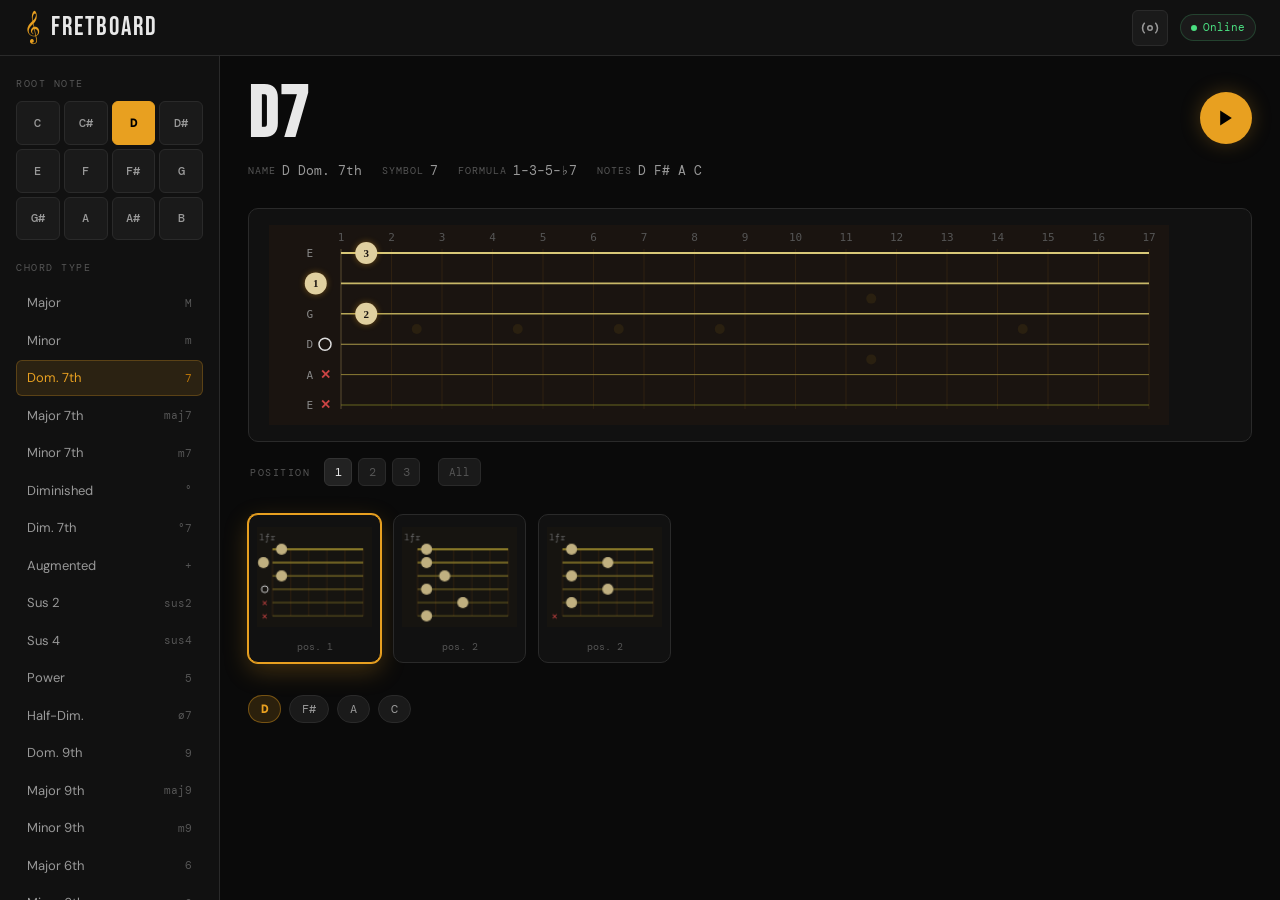
<file: index.html>
<!DOCTYPE html>
<html lang="en">
<head>
  <meta charset="UTF-8">
  <meta name="viewport" content="width=device-width, initial-scale=1.0">
  <title>Fretboard — Guitar Chord Library</title>
  <link rel="manifest" href="manifest.json">
  <meta name="theme-color" content="#0a0a0a">
  <link rel="preconnect" href="https://fonts.googleapis.com">
  <link href="https://fonts.googleapis.com/css2?family=Bebas+Neue&family=DM+Mono:wght@300;400;500&family=DM+Sans:wght@300;400;500;600&display=swap" rel="stylesheet">
  <link rel="stylesheet" href="style.css">
</head>
<body>
  <div id="app">
    <!-- Header -->
    <header class="site-header">
      <div class="header-inner">
        <div class="logo">
          <span class="logo-icon">𝄞</span>
          <span class="logo-text">Fretboard</span>
        </div>
        <div class="header-controls">
          <button class="btn-icon" id="toggleTuning" title="Tuning">
            <svg width="18" height="18" viewBox="0 0 24 24" fill="none" stroke="currentColor" stroke-width="2"><circle cx="12" cy="12" r="3"/><path d="M19.07 4.93a10 10 0 0 1 0 14.14"/><path d="M4.93 4.93a10 10 0 0 0 0 14.14"/></svg>
          </button>
          <div class="offline-badge" id="offlineBadge">
            <span class="dot"></span><span>Offline</span>
          </div>
        </div>
      </div>
    </header>

    <!-- Main layout -->
    <div class="main-layout">
      <!-- Sidebar -->
      <aside class="sidebar">
        <div class="sidebar-section">
          <div class="section-label">Root Note</div>
          <div class="note-grid" id="noteGrid"></div>
        </div>
        <div class="sidebar-section">
          <div class="section-label">Chord Type</div>
          <div class="type-list" id="typeList"></div>
        </div>
        <div class="sidebar-section">
          <div class="section-label">Voicing</div>
          <div class="voicing-selector" id="voicingSelector"></div>
        </div>
      </aside>

      <!-- Main content -->
      <main class="main-content">
        <!-- Chord header -->
        <div class="chord-header">
          <div class="chord-title-group">
            <h1 class="chord-name" id="chordName">D7</h1>
            <div class="chord-meta" id="chordMeta">
              <span class="meta-item"><span class="meta-label">Name</span><span class="meta-value" id="chordFullName">Dominant seventh</span></span>
              <span class="meta-item"><span class="meta-label">Symbol</span><span class="meta-value" id="chordSymbol">7</span></span>
              <span class="meta-item"><span class="meta-label">Formula</span><span class="meta-value" id="chordFormula">1–3–5–♭7</span></span>
              <span class="meta-item"><span class="meta-label">Notes</span><span class="meta-value" id="chordNotes">D F♯ A C</span></span>
            </div>
          </div>
          <button class="play-btn" id="playBtn" title="Play chord">
            <svg width="20" height="20" viewBox="0 0 24 24" fill="currentColor"><polygon points="5 3 19 12 5 21 5 3"/></svg>
          </button>
        </div>

        <!-- Fretboard diagram -->
        <div class="fretboard-wrap">
          <div class="fretboard-container">
            <canvas id="fretboard" width="900" height="200"></canvas>
          </div>
        </div>

        <!-- Position selector -->
        <div class="position-row">
          <span class="position-label">Position</span>
          <div class="position-dots" id="positionDots"></div>
          <button class="show-all-btn" id="showAllBtn" title="Show all positions">All</button>
        </div>

        <!-- Chord diagram grid -->
        <div class="diagram-section">
          <div class="diagram-grid" id="diagramGrid"></div>
        </div>

        <!-- Scale notes reference -->
        <div class="notes-reference" id="notesReference"></div>
      </main>
    </div>
  </div>

  <!-- Tuning panel -->
  <div class="tuning-panel" id="tuningPanel">
    <div class="panel-header">
      <span>Tuning</span>
      <button class="btn-close" id="closeTuning">✕</button>
    </div>
    <div class="tuning-options" id="tuningOptions"></div>
  </div>
  <div class="overlay" id="overlay"></div>

  <script src="chords-data.js"></script>
  <script src="app.js"></script>
  <script>
    if ('serviceWorker' in navigator) {
      window.addEventListener('load', () => {
        navigator.serviceWorker.register('sw.js').catch(() => {});
      });
    }
  </script>
</body>
</html>
</file>
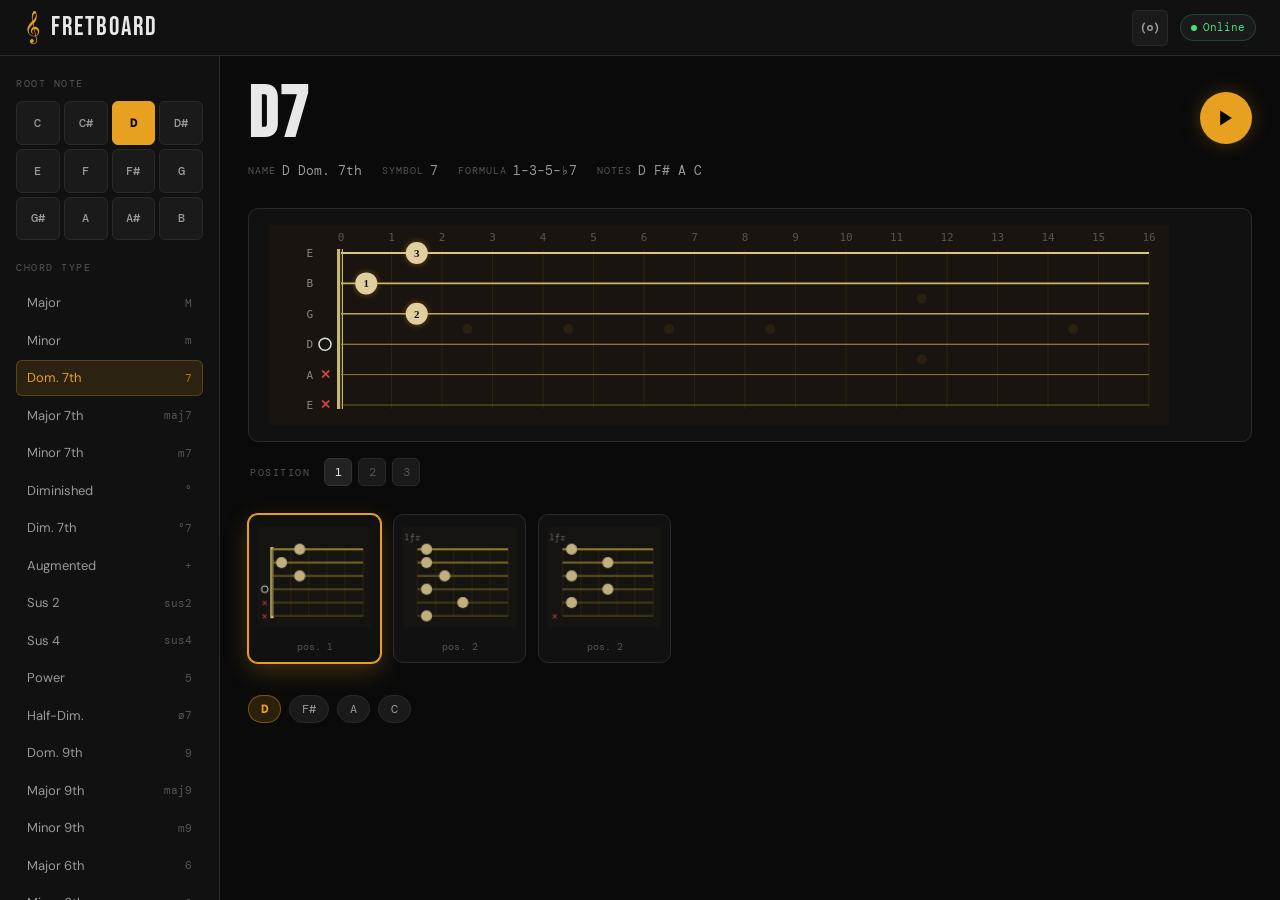
<file: guitar-chords-bundled.html>
<!DOCTYPE html>
<html lang="en">
<head>
  <meta charset="UTF-8">
  <meta name="viewport" content="width=device-width, initial-scale=1.0">
  <title>Fretboard — Guitar Chord Library</title>


  <link rel="preconnect" href="https://fonts.googleapis.com">
  <link href="https://fonts.googleapis.com/css2?family=Bebas+Neue&family=DM+Mono:wght@300;400;500&family=DM+Sans:wght@300;400;500;600&display=swap" rel="stylesheet">
  <style>/* ── Variables ──────────────────────────────────── */
:root {
  --bg: #0a0a0a;
  --bg2: #111111;
  --bg3: #1a1a1a;
  --bg4: #222222;
  --border: #2a2a2a;
  --border2: #333333;
  --text: #e8e8e8;
  --text2: #999999;
  --text3: #555555;
  --accent: #e8a020;
  --accent2: #c07808;
  --accent-glow: rgba(232, 160, 32, 0.25);
  --green: #4ade80;
  --red: #f87171;
  --blue: #60a5fa;
  --string-e6: #f8f8f0;
  --string-a: #e8e0c8;
  --string-d: #d8d0b8;
  --string-g: #c8c0a8;
  --string-b: #b8b098;
  --string-e1: #a8a088;
  --fret-color: #3a3020;
  --nut-color: #c8b870;
  --dot-fill: #e8a020;
  --dot-stroke: #c07808;
  --dot-muted: #cc3333;
  --dot-open: #e8e8e8;
  --radius: 6px;
  --radius2: 10px;
  --sidebar-w: 220px;
  --header-h: 56px;
  --font-display: 'Bebas Neue', sans-serif;
  --font-mono: 'DM Mono', monospace;
  --font-body: 'DM Sans', sans-serif;
}

/* ── Reset ──────────────────────────────────────── */
*, *::before, *::after { box-sizing: border-box; margin: 0; padding: 0; }
html, body { height: 100%; }
body {
  background: var(--bg);
  color: var(--text);
  font-family: var(--font-body);
  font-size: 14px;
  line-height: 1.5;
  overflow-x: hidden;
}
button { cursor: pointer; border: none; background: none; color: inherit; font: inherit; }

/* ── Header ─────────────────────────────────────── */
.site-header {
  height: var(--header-h);
  background: var(--bg2);
  border-bottom: 1px solid var(--border);
  position: sticky;
  top: 0;
  z-index: 100;
}
.header-inner {
  max-width: 1280px;
  margin: 0 auto;
  height: 100%;
  padding: 0 24px;
  display: flex;
  align-items: center;
  justify-content: space-between;
}
.logo {
  display: flex;
  align-items: center;
  gap: 10px;
}
.logo-icon {
  font-size: 28px;
  color: var(--accent);
  line-height: 1;
  margin-top: -2px;
}
.logo-text {
  font-family: var(--font-display);
  font-size: 26px;
  letter-spacing: 2px;
  color: var(--text);
}
.header-controls {
  display: flex;
  align-items: center;
  gap: 12px;
}
.btn-icon {
  width: 36px;
  height: 36px;
  display: flex;
  align-items: center;
  justify-content: center;
  border-radius: var(--radius);
  background: var(--bg3);
  border: 1px solid var(--border);
  color: var(--text2);
  transition: all 0.15s;
}
.btn-icon:hover { color: var(--text); border-color: var(--border2); background: var(--bg4); }
.offline-badge {
  display: flex;
  align-items: center;
  gap: 6px;
  padding: 4px 10px;
  border-radius: 20px;
  background: var(--bg3);
  border: 1px solid var(--border);
  font-size: 11px;
  font-family: var(--font-mono);
  color: var(--text3);
  transition: all 0.3s;
}
.offline-badge.online { color: var(--green); border-color: rgba(74, 222, 128, 0.2); }
.offline-badge.offline { color: var(--accent); border-color: var(--accent-glow); }
.offline-badge .dot {
  width: 6px;
  height: 6px;
  border-radius: 50%;
  background: currentColor;
}
.offline-badge.online .dot { animation: pulse-green 2s infinite; }
@keyframes pulse-green { 0%,100% { opacity:1; } 50% { opacity:0.4; } }

/* ── Layout ─────────────────────────────────────── */
.main-layout {
  display: flex;
  max-width: 1280px;
  margin: 0 auto;
  min-height: calc(100vh - var(--header-h));
}

/* ── Sidebar ─────────────────────────────────────── */
.sidebar {
  width: var(--sidebar-w);
  flex-shrink: 0;
  border-right: 1px solid var(--border);
  padding: 20px 0;
  position: sticky;
  top: var(--header-h);
  height: calc(100vh - var(--header-h));
  overflow-y: auto;
  background: var(--bg2);
}
.sidebar::-webkit-scrollbar { width: 4px; }
.sidebar::-webkit-scrollbar-track { background: transparent; }
.sidebar::-webkit-scrollbar-thumb { background: var(--border2); border-radius: 2px; }
.sidebar-section { padding: 0 16px 20px; }
.section-label {
  font-size: 10px;
  font-family: var(--font-mono);
  letter-spacing: 1.5px;
  text-transform: uppercase;
  color: var(--text3);
  margin-bottom: 10px;
}

/* Note grid */
.note-grid {
  display: grid;
  grid-template-columns: repeat(4, 1fr);
  gap: 4px;
}
.note-btn {
  aspect-ratio: 1;
  display: flex;
  align-items: center;
  justify-content: center;
  border-radius: var(--radius);
  background: var(--bg3);
  border: 1px solid var(--border);
  font-size: 12px;
  font-weight: 500;
  color: var(--text2);
  transition: all 0.15s;
  font-family: var(--font-mono);
}
.note-btn:hover { background: var(--bg4); color: var(--text); border-color: var(--border2); }
.note-btn.active {
  background: var(--accent);
  color: #000;
  border-color: var(--accent);
  font-weight: 600;
}

/* Type list */
.type-list { display: flex; flex-direction: column; gap: 2px; }
.type-btn {
  display: flex;
  align-items: center;
  justify-content: space-between;
  padding: 7px 10px;
  border-radius: var(--radius);
  background: transparent;
  border: 1px solid transparent;
  font-size: 13px;
  color: var(--text2);
  transition: all 0.12s;
  text-align: left;
  width: 100%;
}
.type-btn:hover { background: var(--bg3); color: var(--text); }
.type-btn.active {
  background: rgba(232, 160, 32, 0.12);
  color: var(--accent);
  border-color: rgba(232, 160, 32, 0.25);
}
.type-symbol {
  font-family: var(--font-mono);
  font-size: 11px;
  color: var(--text3);
}
.type-btn.active .type-symbol { color: var(--accent2); }

/* Voicing */
.voicing-selector { display: flex; flex-direction: column; gap: 3px; }
.voicing-btn {
  padding: 6px 10px;
  border-radius: var(--radius);
  background: var(--bg3);
  border: 1px solid var(--border);
  font-size: 12px;
  font-family: var(--font-mono);
  color: var(--text2);
  transition: all 0.12s;
  text-align: left;
}
.voicing-btn:hover { color: var(--text); border-color: var(--border2); }
.voicing-btn.active {
  background: var(--bg4);
  color: var(--text);
  border-color: var(--border2);
}

/* ── Main Content ─────────────────────────────────── */
.main-content {
  flex: 1;
  padding: 28px 28px 60px;
  min-width: 0;
}

/* Chord header */
.chord-header {
  display: flex;
  align-items: flex-start;
  justify-content: space-between;
  margin-bottom: 28px;
}
.chord-name {
  font-family: var(--font-display);
  font-size: 72px;
  line-height: 0.9;
  letter-spacing: 2px;
  color: var(--text);
  margin-bottom: 12px;
}
.chord-meta {
  display: flex;
  flex-wrap: wrap;
  gap: 6px 20px;
}
.meta-item { display: flex; align-items: center; gap: 6px; }
.meta-label {
  font-size: 10px;
  font-family: var(--font-mono);
  text-transform: uppercase;
  letter-spacing: 1px;
  color: var(--text3);
}
.meta-value {
  font-size: 13px;
  font-family: var(--font-mono);
  color: var(--text2);
}
.play-btn {
  width: 52px;
  height: 52px;
  display: flex;
  align-items: center;
  justify-content: center;
  border-radius: 50%;
  background: var(--accent);
  color: #000;
  flex-shrink: 0;
  margin-top: 8px;
  transition: all 0.15s;
  box-shadow: 0 0 20px var(--accent-glow);
}
.play-btn:hover { background: #f0b030; transform: scale(1.06); }
.play-btn:active { transform: scale(0.96); }

/* Fretboard */
.fretboard-wrap {
  background: var(--bg2);
  border: 1px solid var(--border);
  border-radius: var(--radius2);
  overflow: hidden;
  margin-bottom: 16px;
  padding: 16px 20px;
}
.fretboard-container { overflow-x: auto; }
canvas#fretboard { display: block; }

/* Position row */
.position-row {
  display: flex;
  align-items: center;
  gap: 14px;
  margin-bottom: 28px;
  padding: 0 2px;
}
.position-label {
  font-size: 10px;
  font-family: var(--font-mono);
  text-transform: uppercase;
  letter-spacing: 1.5px;
  color: var(--text3);
}
.position-dots { display: flex; gap: 6px; }
.pos-dot {
  width: 28px;
  height: 28px;
  display: flex;
  align-items: center;
  justify-content: center;
  border-radius: var(--radius);
  background: var(--bg3);
  border: 1px solid var(--border);
  font-size: 12px;
  font-family: var(--font-mono);
  color: var(--text3);
  cursor: pointer;
  transition: all 0.12s;
}
.pos-dot:hover { color: var(--text2); border-color: var(--border2); }
.pos-dot.active {
  background: var(--bg4);
  color: var(--text);
  border-color: var(--border2);
}

/* Diagram section */
.diagram-section { margin-bottom: 32px; }
.diagram-grid {
  display: grid;
  grid-template-columns: repeat(auto-fill, minmax(120px, 1fr));
  gap: 12px;
}
.chord-diagram {
  background: var(--bg2);
  border: 1px solid var(--border);
  border-radius: var(--radius2);
  overflow: hidden;
  cursor: pointer;
  transition: all 0.15s;
  padding: 12px 8px 8px;
}
.chord-diagram:hover {
  border-color: var(--border2);
  transform: translateY(-2px);
  box-shadow: 0 8px 24px rgba(0,0,0,0.4);
}
.chord-diagram.active {
  border-color: var(--accent);
  box-shadow: 0 0 0 1px var(--accent), 0 8px 24px var(--accent-glow);
}
.diagram-canvas-wrap { width: 100%; }
.diagram-label {
  text-align: center;
  font-size: 10px;
  font-family: var(--font-mono);
  color: var(--text3);
  margin-top: 6px;
}

/* Notes reference */
.notes-reference {
  display: flex;
  gap: 8px;
  flex-wrap: wrap;
}
.note-pill {
  padding: 4px 12px;
  border-radius: 20px;
  background: var(--bg3);
  border: 1px solid var(--border);
  font-size: 12px;
  font-family: var(--font-mono);
  color: var(--text2);
}
.note-pill.root {
  background: rgba(232, 160, 32, 0.15);
  border-color: rgba(232, 160, 32, 0.4);
  color: var(--accent);
  font-weight: 600;
}

/* ── Tuning Panel ─────────────────────────────────── */
.overlay {
  position: fixed;
  inset: 0;
  background: rgba(0,0,0,0.6);
  z-index: 200;
  opacity: 0;
  pointer-events: none;
  transition: opacity 0.2s;
}
.overlay.show { opacity: 1; pointer-events: all; }
.tuning-panel {
  position: fixed;
  top: 0;
  right: 0;
  width: 280px;
  height: 100vh;
  background: var(--bg2);
  border-left: 1px solid var(--border);
  z-index: 201;
  transform: translateX(100%);
  transition: transform 0.25s cubic-bezier(0.4, 0, 0.2, 1);
  padding: 0;
}
.tuning-panel.show { transform: translateX(0); }
.panel-header {
  display: flex;
  align-items: center;
  justify-content: space-between;
  padding: 18px 20px;
  border-bottom: 1px solid var(--border);
  font-family: var(--font-mono);
  font-size: 13px;
  letter-spacing: 1px;
  color: var(--text2);
  text-transform: uppercase;
}
.btn-close {
  width: 28px;
  height: 28px;
  display: flex;
  align-items: center;
  justify-content: center;
  border-radius: var(--radius);
  background: var(--bg3);
  font-size: 12px;
  color: var(--text3);
  transition: all 0.12s;
}
.btn-close:hover { color: var(--text); background: var(--bg4); }
.tuning-options { padding: 16px; display: flex; flex-direction: column; gap: 6px; }
.tuning-option {
  display: flex;
  align-items: center;
  justify-content: space-between;
  padding: 10px 14px;
  border-radius: var(--radius);
  background: var(--bg3);
  border: 1px solid var(--border);
  cursor: pointer;
  transition: all 0.12s;
}
.tuning-option:hover { border-color: var(--border2); background: var(--bg4); }
.tuning-option.active { border-color: var(--accent); background: rgba(232,160,32,0.08); }
.tuning-name { font-size: 13px; font-weight: 500; }
.tuning-notes { font-size: 11px; font-family: var(--font-mono); color: var(--text3); }
.tuning-option.active .tuning-notes { color: var(--accent2); }

/* ── Scrollbar ────────────────────────────────────── */
::-webkit-scrollbar { width: 6px; height: 6px; }
::-webkit-scrollbar-track { background: var(--bg); }
::-webkit-scrollbar-thumb { background: var(--border2); border-radius: 3px; }
::-webkit-scrollbar-thumb:hover { background: var(--text3); }

/* ── Mobile ───────────────────────────────────────── */
@media (max-width: 768px) {
  .main-layout { flex-direction: column; }
  .sidebar {
    width: 100%;
    height: auto;
    position: static;
    border-right: none;
    border-bottom: 1px solid var(--border);
    padding: 16px 0;
    display: grid;
    grid-template-columns: 1fr 1fr;
    gap: 0;
  }
  .sidebar-section:last-child { display: none; }
  .chord-name { font-size: 52px; }
  .diagram-grid { grid-template-columns: repeat(auto-fill, minmax(100px, 1fr)); }
  .main-content { padding: 20px 16px 40px; }
  canvas#fretboard { width: 800px; }
}

/* ── Loading / transitions ────────────────────────── */
.fade-in { animation: fadeIn 0.2s ease-out; }
@keyframes fadeIn { from { opacity:0; transform: translateY(4px); } to { opacity:1; transform: none; } }
</style>
</head>
<body>
  <div id="app">
    <!-- Header -->
    <header class="site-header">
      <div class="header-inner">
        <div class="logo">
          <span class="logo-icon">𝄞</span>
          <span class="logo-text">Fretboard</span>
        </div>
        <div class="header-controls">
          <button class="btn-icon" id="toggleTuning" title="Tuning">
            <svg width="18" height="18" viewBox="0 0 24 24" fill="none" stroke="currentColor" stroke-width="2"><circle cx="12" cy="12" r="3"/><path d="M19.07 4.93a10 10 0 0 1 0 14.14"/><path d="M4.93 4.93a10 10 0 0 0 0 14.14"/></svg>
          </button>
          <div class="offline-badge" id="offlineBadge">
            <span class="dot"></span><span>Offline</span>
          </div>
        </div>
      </div>
    </header>

    <!-- Main layout -->
    <div class="main-layout">
      <!-- Sidebar -->
      <aside class="sidebar">
        <div class="sidebar-section">
          <div class="section-label">Root Note</div>
          <div class="note-grid" id="noteGrid"></div>
        </div>
        <div class="sidebar-section">
          <div class="section-label">Chord Type</div>
          <div class="type-list" id="typeList"></div>
        </div>
        <div class="sidebar-section">
          <div class="section-label">Voicing</div>
          <div class="voicing-selector" id="voicingSelector"></div>
        </div>
      </aside>

      <!-- Main content -->
      <main class="main-content">
        <!-- Chord header -->
        <div class="chord-header">
          <div class="chord-title-group">
            <h1 class="chord-name" id="chordName">D7</h1>
            <div class="chord-meta" id="chordMeta">
              <span class="meta-item"><span class="meta-label">Name</span><span class="meta-value" id="chordFullName">Dominant seventh</span></span>
              <span class="meta-item"><span class="meta-label">Symbol</span><span class="meta-value" id="chordSymbol">7</span></span>
              <span class="meta-item"><span class="meta-label">Formula</span><span class="meta-value" id="chordFormula">1–3–5–♭7</span></span>
              <span class="meta-item"><span class="meta-label">Notes</span><span class="meta-value" id="chordNotes">D F♯ A C</span></span>
            </div>
          </div>
          <button class="play-btn" id="playBtn" title="Play chord">
            <svg width="20" height="20" viewBox="0 0 24 24" fill="currentColor"><polygon points="5 3 19 12 5 21 5 3"/></svg>
          </button>
        </div>

        <!-- Fretboard diagram -->
        <div class="fretboard-wrap">
          <div class="fretboard-container">
            <canvas id="fretboard" width="900" height="200"></canvas>
          </div>
        </div>

        <!-- Position selector -->
        <div class="position-row">
          <span class="position-label">Position</span>
          <div class="position-dots" id="positionDots"></div>
        </div>

        <!-- Chord diagram grid -->
        <div class="diagram-section">
          <div class="diagram-grid" id="diagramGrid"></div>
        </div>

        <!-- Scale notes reference -->
        <div class="notes-reference" id="notesReference"></div>
      </main>
    </div>
  </div>

  <!-- Tuning panel -->
  <div class="tuning-panel" id="tuningPanel">
    <div class="panel-header">
      <span>Tuning</span>
      <button class="btn-close" id="closeTuning">✕</button>
    </div>
    <div class="tuning-options" id="tuningOptions"></div>
  </div>
  <div class="overlay" id="overlay"></div>

  <script>// ── Chord Database ────────────────────────────────────────────────────────────
// Format: [string6(low-E), string5(A), string4(D), string3(G), string2(B), string1(high-E)]
// -1 = muted (X), 0 = open, 1-22 = fret number
// barre: { fret, from, to } — optional barre indicator
// fingers: [6,5,4,3,2,1] — 0=open/muted, 1-4=finger number

const NOTES = ['C', 'C#', 'D', 'D#', 'E', 'F', 'F#', 'G', 'G#', 'A', 'A#', 'B'];
const NOTE_ALT = ['C', 'Db', 'D', 'Eb', 'E', 'F', 'Gb', 'G', 'Ab', 'A', 'Bb', 'B'];

const CHORD_TYPES = [
  { id: 'major',   name: 'Major',         symbol: '',      formula: '1–3–5',         intervals: [0,4,7] },
  { id: 'minor',   name: 'Minor',         symbol: 'm',     formula: '1–♭3–5',        intervals: [0,3,7] },
  { id: '7',       name: 'Dom. 7th',      symbol: '7',     formula: '1–3–5–♭7',      intervals: [0,4,7,10] },
  { id: 'maj7',    name: 'Major 7th',     symbol: 'maj7',  formula: '1–3–5–7',       intervals: [0,4,7,11] },
  { id: 'm7',      name: 'Minor 7th',     symbol: 'm7',    formula: '1–♭3–5–♭7',     intervals: [0,3,7,10] },
  { id: 'dim',     name: 'Diminished',    symbol: '°',     formula: '1–♭3–♭5',       intervals: [0,3,6] },
  { id: 'dim7',    name: 'Dim. 7th',      symbol: '°7',    formula: '1–♭3–♭5–♭♭7',  intervals: [0,3,6,9] },
  { id: 'aug',     name: 'Augmented',     symbol: '+',     formula: '1–3–♯5',        intervals: [0,4,8] },
  { id: 'sus2',    name: 'Sus 2',         symbol: 'sus2',  formula: '1–2–5',         intervals: [0,2,7] },
  { id: 'sus4',    name: 'Sus 4',         symbol: 'sus4',  formula: '1–4–5',         intervals: [0,5,7] },
  { id: '5',       name: 'Power',         symbol: '5',     formula: '1–5',           intervals: [0,7] },
  { id: 'm7b5',    name: 'Half-Dim.',     symbol: 'ø7',    formula: '1–♭3–♭5–♭7',   intervals: [0,3,6,10] },
  { id: '9',       name: 'Dom. 9th',      symbol: '9',     formula: '1–3–5–♭7–9',   intervals: [0,4,7,10,14] },
  { id: 'maj9',    name: 'Major 9th',     symbol: 'maj9',  formula: '1–3–5–7–9',    intervals: [0,4,7,11,14] },
  { id: 'm9',      name: 'Minor 9th',     symbol: 'm9',    formula: '1–♭3–5–♭7–9',  intervals: [0,3,7,10,14] },
  { id: '6',       name: 'Major 6th',     symbol: '6',     formula: '1–3–5–6',       intervals: [0,4,7,9] },
  { id: 'm6',      name: 'Minor 6th',     symbol: 'm6',    formula: '1–♭3–5–6',      intervals: [0,3,7,9] },
  { id: 'add9',    name: 'Add 9',         symbol: 'add9',  formula: '1–3–5–9',       intervals: [0,4,7,14] },
  { id: '7sus4',   name: '7 Sus 4',       symbol: '7sus4', formula: '1–4–5–♭7',      intervals: [0,5,7,10] },
  { id: '13',      name: 'Dom. 13th',     symbol: '13',    formula: '1–3–♭7–13',     intervals: [0,4,10,21] },
];

// ── Standard tuning: string pitches (semitones, MIDI-relative)
// E2=40, A2=45, D3=50, G3=55, B3=59, E4=64
const TUNINGS = {
  standard: { name: 'Standard', notes: ['E2','A2','D3','G3','B3','E4'], pitches: [40,45,50,55,59,64] },
  dropD:    { name: 'Drop D',   notes: ['D2','A2','D3','G3','B3','E4'], pitches: [38,45,50,55,59,64] },
  openG:    { name: 'Open G',   notes: ['D2','G2','D3','G3','B3','D4'], pitches: [38,43,50,55,59,62] },
  openE:    { name: 'Open E',   notes: ['E2','B2','E3','G#3','B3','E4'], pitches: [40,47,52,56,59,64] },
  dadgad:   { name: 'DADGAD',   notes: ['D2','A2','D3','G3','A3','D4'], pitches: [38,45,50,55,57,62] },
  halfDown: { name: '½ Step Down', notes: ['Eb2','Ab2','Db3','Gb3','Bb3','Eb4'], pitches: [39,44,49,54,58,63] },
};

// ── Chord voicings database ────────────────────────────────────────────────────
// Organized as: CHORD_VOICINGS[rootIndex][typeId] = [ voicing1, voicing2, ... ]
// Each voicing: { frets: [6,5,4,3,2,1], fingers: [6,5,4,3,2,1], barre?, capo? }

const CHORD_VOICINGS = {};

// Helper to build voicings for all 12 roots
function buildVoicings() {
  // Seed voicings for "open" positions (C, A, G, E, D shapes)
  // We'll define shapes and transpose them

  const rawVoicings = {
    // ── C ────────────────────────────────────────────────────────────────
    'C-major': [
      { frets:[-1,3,2,0,1,0], fingers:[0,3,2,0,1,0] },
      { frets:[8,10,10,9,8,8], fingers:[1,3,4,3,1,1], barre:{fret:8,from:0,to:5} },
      { frets:[0,3,2,0,1,3], fingers:[0,3,2,0,1,4] },
    ],
    'C-minor': [
      { frets:[-1,3,5,5,4,3], fingers:[0,1,3,4,2,1], barre:{fret:3,from:0,to:5} },
      { frets:[8,10,10,9,8,8], fingers:[1,3,4,3,1,1], barre:{fret:8,from:0,to:5} },
      { frets:[-1,3,5,5,4,3], fingers:[0,1,3,4,2,1], barre:{fret:3,from:1,to:5} },
    ],
    'C-7': [
      { frets:[-1,3,2,3,1,0], fingers:[0,3,2,4,1,0] },
      { frets:[8,10,8,9,8,8], fingers:[1,3,1,2,1,1], barre:{fret:8,from:0,to:5} },
    ],
    'C-maj7': [
      { frets:[-1,3,2,0,0,0], fingers:[0,3,2,0,0,0] },
      { frets:[8,10,9,9,8,8], fingers:[1,4,2,3,1,1], barre:{fret:8,from:0,to:5} },
    ],
    'C-m7': [
      { frets:[-1,3,5,3,4,3], fingers:[0,1,3,1,2,1], barre:{fret:3,from:0,to:5} },
    ],
    'C-sus2': [
      { frets:[-1,3,0,0,1,3], fingers:[0,2,0,0,1,3] },
      { frets:[8,10,10,10,8,8], fingers:[1,3,3,3,1,1], barre:{fret:8,from:0,to:5} },
    ],
    'C-sus4': [
      { frets:[-1,3,3,0,1,1], fingers:[0,3,4,0,1,2] },
    ],
    'C-dim': [
      { frets:[-1,3,4,5,4,3], fingers:[0,1,2,4,3,1] },
    ],
    'C-dim7': [
      { frets:[-1,3,4,2,4,3], fingers:[0,2,3,1,4,2] },
    ],
    'C-aug': [
      { frets:[-1,3,2,1,1,0], fingers:[0,4,3,1,2,0] },
    ],
    'C-5': [
      { frets:[8,10,10,-1,-1,-1], fingers:[1,3,4,0,0,0] },
      { frets:[-1,3,5,-1,-1,-1], fingers:[0,1,3,0,0,0] },
    ],
    'C-m7b5': [
      { frets:[-1,3,4,3,4,3], fingers:[0,1,2,1,3,1], barre:{fret:3,from:0,to:5} },
    ],
    'C-9': [
      { frets:[-1,3,2,3,3,3], fingers:[0,2,1,3,3,3] },
    ],
    'C-maj9': [
      { frets:[-1,3,0,0,0,0], fingers:[0,2,0,0,0,0] },
    ],
    'C-add9': [
      { frets:[-1,3,2,0,3,0], fingers:[0,2,1,0,3,0] },
    ],
    'C-6': [
      { frets:[-1,3,2,2,1,0], fingers:[0,3,2,2,1,0] },
    ],
    'm6-C': [
      { frets:[-1,3,5,5,4,5], fingers:[0,1,3,4,2,4] },
    ],
    'C-7sus4': [
      { frets:[-1,3,3,3,1,1], fingers:[0,3,4,3,1,2] },
    ],

    // ── A ─────────────────────────────────────────────────────────────────
    'A-major': [
      { frets:[-1,0,2,2,2,0], fingers:[0,0,1,2,3,0] },
      { frets:[5,7,7,6,5,5], fingers:[1,3,4,2,1,1], barre:{fret:5,from:0,to:5} },
      { frets:[-1,0,2,2,2,5], fingers:[0,0,1,1,1,4] },
    ],
    'A-minor': [
      { frets:[-1,0,2,2,1,0], fingers:[0,0,2,3,1,0] },
      { frets:[5,7,7,5,5,5], fingers:[1,3,4,1,1,1], barre:{fret:5,from:0,to:5} },
    ],
    'A-7': [
      { frets:[-1,0,2,0,2,0], fingers:[0,0,2,0,3,0] },
      { frets:[5,7,5,6,5,5], fingers:[1,3,1,2,1,1], barre:{fret:5,from:0,to:5} },
    ],
    'A-maj7': [
      { frets:[-1,0,2,1,2,0], fingers:[0,0,3,1,2,0] },
    ],
    'A-m7': [
      { frets:[-1,0,2,0,1,0], fingers:[0,0,2,0,1,0] },
      { frets:[5,7,5,5,5,5], fingers:[1,3,1,1,1,1], barre:{fret:5,from:0,to:5} },
    ],
    'A-sus2': [
      { frets:[-1,0,2,2,0,0], fingers:[0,0,1,2,0,0] },
    ],
    'A-sus4': [
      { frets:[-1,0,2,2,3,0], fingers:[0,0,1,2,3,0] },
    ],
    'A-dim': [
      { frets:[-1,0,1,2,1,0], fingers:[0,0,1,3,2,0] },
    ],
    'A-dim7': [
      { frets:[-1,0,1,2,1,2], fingers:[0,0,1,3,2,4] },
    ],
    'A-aug': [
      { frets:[-1,0,3,2,2,1], fingers:[0,0,4,2,3,1] },
    ],
    'A-5': [
      { frets:[-1,0,2,-1,-1,-1], fingers:[0,0,1,0,0,0] },
      { frets:[5,7,7,-1,-1,-1], fingers:[1,3,4,0,0,0] },
    ],
    'A-9': [
      { frets:[-1,0,2,0,2,2], fingers:[0,0,1,0,2,3] },
    ],
    'A-maj9': [
      { frets:[-1,0,2,1,0,0], fingers:[0,0,3,1,0,0] },
    ],
    'A-add9': [
      { frets:[-1,0,2,2,0,2], fingers:[0,0,1,2,0,3] },
    ],
    'A-6': [
      { frets:[-1,0,2,2,2,2], fingers:[0,0,1,2,3,4] },
    ],
    'A-m6': [
      { frets:[-1,0,2,2,1,2], fingers:[0,0,2,3,1,4] },
    ],
    'A-m7b5': [
      { frets:[-1,0,1,2,1,3], fingers:[0,0,1,2,1,4] },
    ],
    'A-7sus4': [
      { frets:[-1,0,2,0,3,0], fingers:[0,0,1,0,2,0] },
    ],

    // ── G ─────────────────────────────────────────────────────────────────
    'G-major': [
      { frets:[3,2,0,0,0,3], fingers:[2,1,0,0,0,3] },
      { frets:[3,2,0,0,3,3], fingers:[2,1,0,0,3,4] },
      { frets:[3,5,5,4,3,3], fingers:[1,3,4,2,1,1], barre:{fret:3,from:0,to:5} },
    ],
    'G-minor': [
      { frets:[3,5,5,3,3,3], fingers:[1,3,4,1,1,1], barre:{fret:3,from:0,to:5} },
      { frets:[-1,-1,5,3,3,3], fingers:[0,0,4,1,1,1], barre:{fret:3,from:2,to:5} },
    ],
    'G-7': [
      { frets:[3,2,0,0,0,1], fingers:[3,2,0,0,0,1] },
      { frets:[3,5,3,4,3,3], fingers:[1,3,1,2,1,1], barre:{fret:3,from:0,to:5} },
    ],
    'G-maj7': [
      { frets:[3,2,0,0,0,2], fingers:[3,2,0,0,0,1] },
    ],
    'G-m7': [
      { frets:[3,5,3,3,3,3], fingers:[1,3,1,1,1,1], barre:{fret:3,from:0,to:5} },
    ],
    'G-sus2': [
      { frets:[3,0,0,0,3,3], fingers:[2,0,0,0,3,4] },
    ],
    'G-sus4': [
      { frets:[3,3,0,0,1,3], fingers:[2,3,0,0,1,4] },
    ],
    'G-dim': [
      { frets:[3,4,5,3,-1,-1], fingers:[1,2,3,1,0,0] },
    ],
    'G-aug': [
      { frets:[3,2,1,0,0,-1], fingers:[4,3,1,0,0,0] },
    ],
    'G-5': [
      { frets:[3,5,5,-1,-1,-1], fingers:[1,3,4,0,0,0] },
    ],
    'G-9': [
      { frets:[3,0,0,0,0,1], fingers:[3,0,0,0,0,1] },
    ],
    'G-add9': [
      { frets:[3,2,0,2,3,3], fingers:[2,1,0,1,3,4] },
    ],
    'G-6': [
      { frets:[3,2,0,0,0,0], fingers:[3,2,0,0,0,0] },
    ],
    'G-m6': [
      { frets:[3,5,5,3,4,3], fingers:[1,3,4,1,2,1] },
    ],
    'G-7sus4': [
      { frets:[3,3,0,0,1,1], fingers:[2,3,0,0,1,1] },
    ],

    // ── E ─────────────────────────────────────────────────────────────────
    'E-major': [
      { frets:[0,2,2,1,0,0], fingers:[0,2,3,1,0,0] },
      { frets:[0,2,2,1,0,0], fingers:[0,2,3,1,0,0] },
      { frets:[12,14,14,13,12,12], fingers:[1,3,4,2,1,1], barre:{fret:12,from:0,to:5} },
    ],
    'E-minor': [
      { frets:[0,2,2,0,0,0], fingers:[0,2,3,0,0,0] },
      { frets:[12,14,14,12,12,12], fingers:[1,3,4,1,1,1], barre:{fret:12,from:0,to:5} },
    ],
    'E-7': [
      { frets:[0,2,0,1,0,0], fingers:[0,2,0,1,0,0] },
    ],
    'E-maj7': [
      { frets:[0,2,1,1,0,0], fingers:[0,3,1,2,0,0] },
    ],
    'E-m7': [
      { frets:[0,2,2,0,3,0], fingers:[0,2,3,0,4,0] },
      { frets:[0,2,0,0,0,0], fingers:[0,2,0,0,0,0] },
    ],
    'E-sus2': [
      { frets:[0,2,2,4,0,0], fingers:[0,1,2,4,0,0] },
    ],
    'E-sus4': [
      { frets:[0,2,2,2,0,0], fingers:[0,2,3,4,0,0] },
    ],
    'E-dim': [
      { frets:[0,1,2,0,-1,-1], fingers:[0,1,2,0,0,0] },
    ],
    'E-aug': [
      { frets:[0,3,2,1,1,0], fingers:[0,4,3,1,2,0] },
    ],
    'E-5': [
      { frets:[0,2,2,-1,-1,-1], fingers:[0,1,2,0,0,0] },
    ],
    'E-9': [
      { frets:[0,2,0,1,0,2], fingers:[0,2,0,1,0,3] },
    ],
    'E-add9': [
      { frets:[0,2,2,1,0,2], fingers:[0,2,3,1,0,4] },
    ],
    'E-6': [
      { frets:[0,2,2,1,2,0], fingers:[0,2,3,1,4,0] },
    ],
    'E-m6': [
      { frets:[0,2,2,0,2,0], fingers:[0,2,3,0,4,0] },
    ],
    'E-7sus4': [
      { frets:[0,2,2,2,0,0], fingers:[0,1,2,3,0,0] },
    ],
    'E-dim7': [
      { frets:[0,1,2,0,2,0], fingers:[0,1,3,0,4,0] },
    ],
    'E-m7b5': [
      { frets:[0,1,2,0,3,0], fingers:[0,1,2,0,4,0] },
    ],

    // ── D ─────────────────────────────────────────────────────────────────
    'D-major': [
      { frets:[-1,-1,0,2,3,2], fingers:[0,0,0,1,3,2] },
      { frets:[10,12,12,11,10,10], fingers:[1,3,4,2,1,1], barre:{fret:10,from:0,to:5} },
    ],
    'D-minor': [
      { frets:[-1,-1,0,2,3,1], fingers:[0,0,0,2,3,1] },
      { frets:[10,12,12,10,10,10], fingers:[1,3,4,1,1,1], barre:{fret:10,from:0,to:5} },
    ],
    'D-7': [
      { frets:[-1,-1,0,2,1,2], fingers:[0,0,0,2,1,3] },
    ],
    'D-maj7': [
      { frets:[-1,-1,0,2,2,2], fingers:[0,0,0,1,2,3] },
    ],
    'D-m7': [
      { frets:[-1,-1,0,2,1,1], fingers:[0,0,0,3,1,1], barre:{fret:1,from:3,to:5} },
    ],
    'D-sus2': [
      { frets:[-1,-1,0,2,3,0], fingers:[0,0,0,1,2,0] },
    ],
    'D-sus4': [
      { frets:[-1,-1,0,2,3,3], fingers:[0,0,0,1,3,4] },
    ],
    'D-dim': [
      { frets:[-1,-1,0,1,3,1], fingers:[0,0,0,1,3,2] },
    ],
    'D-dim7': [
      { frets:[-1,-1,0,1,0,1], fingers:[0,0,0,2,0,3] },
    ],
    'D-aug': [
      { frets:[-1,-1,0,3,3,2], fingers:[0,0,0,3,4,2] },
    ],
    'D-5': [
      { frets:[-1,-1,0,2,-1,-1], fingers:[0,0,0,1,0,0] },
    ],
    'D-9': [
      { frets:[-1,0,0,2,1,2], fingers:[0,0,0,3,1,4] },
    ],
    'D-maj9': [
      { frets:[-1,-1,0,2,2,4], fingers:[0,0,0,1,2,4] },
    ],
    'D-add9': [
      { frets:[-1,0,0,2,3,2], fingers:[0,0,0,1,2,1] },
    ],
    'D-6': [
      { frets:[-1,-1,0,2,0,2], fingers:[0,0,0,2,0,3] },
    ],
    'D-m6': [
      { frets:[-1,-1,0,2,0,1], fingers:[0,0,0,3,0,1] },
    ],
    'D-m7b5': [
      { frets:[-1,-1,0,1,3,1], fingers:[0,0,0,1,4,2] },
    ],
    'D-7sus4': [
      { frets:[-1,-1,0,2,1,3], fingers:[0,0,0,2,1,3] },
    ],
    'm9-D': [
      { frets:[-1,-1,0,2,1,0], fingers:[0,0,0,3,2,0] },
    ],
    'm6-D': [
      { frets:[-1,-1,0,2,0,1], fingers:[0,0,0,3,0,1] },
    ],
    '13-D': [
      { frets:[-1,-1,0,2,0,0], fingers:[0,0,0,1,0,0] },
    ],
  };

  // Initialize all 12 root notes with all chord types
  for (let r = 0; r < 12; r++) {
    CHORD_VOICINGS[r] = {};
    for (const type of CHORD_TYPES) {
      CHORD_VOICINGS[r][type.id] = [];
    }
  }

  // Place raw voicings and generate transpositions
  const noteToIndex = { 'C':0,'C#':1,'Db':1,'D':2,'D#':3,'Eb':3,'E':4,'F':5,
                         'F#':6,'Gb':6,'G':7,'G#':8,'Ab':8,'A':9,'A#':10,'Bb':10,'B':11 };

  for (const [key, voicings] of Object.entries(rawVoicings)) {
    // Parse key: "C-major" or "major-C" or "m9-D"
    let root, typeId;
    const parts = key.split('-');
    if (parts.length === 2) {
      if (noteToIndex[parts[0]] !== undefined) {
        root = parts[0]; typeId = parts[1];
      } else {
        typeId = parts[0]; root = parts[1];
      }
    }
    const rootIdx = noteToIndex[root];
    if (rootIdx === undefined || !CHORD_VOICINGS[rootIdx]) continue;
    const arr = CHORD_VOICINGS[rootIdx][typeId];
    if (!arr) continue;
    arr.push(...voicings);
  }

  // Generate barre transpositions from E-shape and A-shape
  // E shape voicings → transpose up for all roots
  const eShapes = {
    'major': { frets:[0,2,2,1,0,0], fingers:[0,2,3,1,0,0] },
    'minor': { frets:[0,2,2,0,0,0], fingers:[0,2,3,0,0,0] },
    '7':     { frets:[0,2,0,1,0,0], fingers:[0,2,0,1,0,0] },
    'maj7':  { frets:[0,2,1,1,0,0], fingers:[0,3,1,2,0,0] },
    'm7':    { frets:[0,2,0,0,0,0], fingers:[0,2,0,0,0,0] },
    'sus4':  { frets:[0,2,2,2,0,0], fingers:[0,2,3,4,0,0] },
    'sus2':  { frets:[0,2,2,4,0,0], fingers:[0,1,2,4,0,0] },
    'aug':   { frets:[0,3,2,1,1,0], fingers:[0,4,3,1,2,0] },
    'dim':   { frets:[0,1,2,0,-1,-1], fingers:[0,1,2,0,0,0] },
    '5':     { frets:[0,2,2,-1,-1,-1], fingers:[0,1,2,0,0,0] },
    'm7b5':  { frets:[0,1,2,0,3,0], fingers:[0,1,2,0,4,0] },
    '7sus4': { frets:[0,2,2,2,0,0], fingers:[0,1,2,3,0,0] },
  };

  // A shape voicings → transpose for all roots
  const aShapes = {
    'major': { frets:[-1,0,2,2,2,0], fingers:[0,0,1,2,3,0] },
    'minor': { frets:[-1,0,2,2,1,0], fingers:[0,0,2,3,1,0] },
    '7':     { frets:[-1,0,2,0,2,0], fingers:[0,0,2,0,3,0] },
    'maj7':  { frets:[-1,0,2,1,2,0], fingers:[0,0,3,1,2,0] },
    'm7':    { frets:[-1,0,2,0,1,0], fingers:[0,0,2,0,1,0] },
    'sus4':  { frets:[-1,0,2,2,3,0], fingers:[0,0,1,2,3,0] },
    'sus2':  { frets:[-1,0,2,2,0,0], fingers:[0,0,1,2,0,0] },
    '5':     { frets:[-1,0,2,-1,-1,-1], fingers:[0,0,1,0,0,0] },
    '7sus4': { frets:[-1,0,2,0,3,0], fingers:[0,0,1,0,2,0] },
  };

  const OPEN_PITCHES = [40,45,50,55,59,64]; // E A D G B E

  function transposeVoicing(shape, semitones) {
    const frets = shape.frets.map(f => f < 0 ? f : f + semitones);
    const fingers = [...shape.fingers];
    const result = { frets, fingers };
    if (shape.barre) {
      result.barre = { fret: shape.barre.fret + semitones, from: shape.barre.from, to: shape.barre.to };
    }
    return result;
  }

  // E shape root note is on string 6 (index 0), pitch 40 = E2
  // A shape root note is on string 5 (index 1), pitch 45 = A2
  for (const [typeId, shape] of Object.entries(eShapes)) {
    for (let r = 0; r < 12; r++) {
      const targetPitch = 40 + r; // E=0, F=1, F#=2...
      // Lowest sensible fret
      const semitones = ((targetPitch - 40) % 12 + 12) % 12;
      if (semitones === 0) continue; // already have E-shape open
      const v = transposeVoicing(shape, semitones);
      if (!v.barre) {
        v.barre = { fret: semitones, from: 0, to: 5 };
      }
      // Add fingers = 1 for barre on lowest fret, shift others
      v.fingers = v.fingers.map(f => f > 0 ? Math.min(f+1,4) : f);
      // String 0 and string 5: barre finger = 1
      v.fingers[0] = 1; v.fingers[4] = 1; v.fingers[5] = 1;
      if (!CHORD_VOICINGS[r][typeId]) continue;
      // Avoid dupes
      const existing = CHORD_VOICINGS[r][typeId];
      const key2 = v.frets.join(',');
      if (!existing.some(e => e.frets.join(',') === key2)) {
        existing.push(v);
      }
    }
  }

  for (const [typeId, shape] of Object.entries(aShapes)) {
    for (let r = 0; r < 12; r++) {
      const targetPitch = 45 + r;
      const semitones = ((targetPitch - 45) % 12 + 12) % 12;
      if (semitones === 0) continue;
      const v = transposeVoicing(shape, semitones);
      if (!v.barre) {
        v.barre = { fret: semitones, from: 1, to: 5 };
      }
      v.fingers = v.fingers.map(f => f > 0 ? Math.min(f+1,4) : f);
      v.fingers[1] = 1; v.fingers[5] = 1;
      if (!CHORD_VOICINGS[r][typeId]) continue;
      const existing = CHORD_VOICINGS[r][typeId];
      const key2 = v.frets.join(',');
      if (!existing.some(e => e.frets.join(',') === key2)) {
        existing.push(v);
      }
    }
  }

  // Fill any empty with generic fallback
  for (let r = 0; r < 12; r++) {
    for (const type of CHORD_TYPES) {
      if (!CHORD_VOICINGS[r][type.id] || CHORD_VOICINGS[r][type.id].length === 0) {
        // Generic barre
        const semitones = r;
        const baseFret = semitones === 0 ? 12 : semitones;
        CHORD_VOICINGS[r][type.id] = [{
          frets: [baseFret, baseFret+2, baseFret+2, baseFret+1, baseFret, baseFret],
          fingers: [1,3,4,2,1,1],
          barre: { fret: baseFret, from: 0, to: 5 }
        }];
      }
    }
  }
}

buildVoicings();

// Export
window.NOTES = NOTES;
window.NOTE_ALT = NOTE_ALT;
window.CHORD_TYPES = CHORD_TYPES;
window.CHORD_VOICINGS = CHORD_VOICINGS;
window.TUNINGS = TUNINGS;
</script>
  <script>// ── App State ─────────────────────────────────────────────────────────────────
const state = {
  rootIndex: 2,       // D
  typeId: '7',
  voicingIndex: 0,
  tuning: 'standard',
  position: 0,
};

// ── DOM refs ──────────────────────────────────────────────────────────────────
const $ = id => document.getElementById(id);
let audioCtx = null;

// ── Init ──────────────────────────────────────────────────────────────────────
document.addEventListener('DOMContentLoaded', () => {
  buildNoteGrid();
  buildTypeList();
  buildTuningPanel();
  updateUI();
  checkOnline();
  window.addEventListener('online', checkOnline);
  window.addEventListener('offline', checkOnline);

  $('playBtn').addEventListener('click', playChord);
  $('toggleTuning').addEventListener('click', openTuning);
  $('closeTuning').addEventListener('click', closeTuning);
  $('overlay').addEventListener('click', closeTuning);

  // keyboard shortcut
  document.addEventListener('keydown', e => {
    if (e.key === ' ') { e.preventDefault(); playChord(); }
  });
});

function checkOnline() {
  const badge = $('offlineBadge');
  if (navigator.onLine) {
    badge.classList.add('online');
    badge.classList.remove('offline');
    badge.innerHTML = '<span class="dot"></span><span>Online</span>';
  } else {
    badge.classList.add('offline');
    badge.classList.remove('online');
    badge.innerHTML = '<span class="dot"></span><span>Offline</span>';
  }
}

// ── Build sidebar ─────────────────────────────────────────────────────────────
function buildNoteGrid() {
  const grid = $('noteGrid');
  grid.innerHTML = '';
  NOTES.forEach((note, i) => {
    const btn = document.createElement('button');
    btn.className = 'note-btn' + (i === state.rootIndex ? ' active' : '');
    btn.textContent = note;
    btn.dataset.index = i;
    btn.addEventListener('click', () => {
      state.rootIndex = i;
      state.voicingIndex = 0;
      state.position = 0;
      document.querySelectorAll('.note-btn').forEach(b => b.classList.remove('active'));
      btn.classList.add('active');
      updateUI();
    });
    grid.appendChild(btn);
  });
}

function buildTypeList() {
  const list = $('typeList');
  list.innerHTML = '';
  CHORD_TYPES.forEach(type => {
    const btn = document.createElement('button');
    btn.className = 'type-btn' + (type.id === state.typeId ? ' active' : '');
    btn.dataset.id = type.id;
    btn.innerHTML = `<span>${type.name}</span><span class="type-symbol">${type.symbol || 'M'}</span>`;
    btn.addEventListener('click', () => {
      state.typeId = type.id;
      state.voicingIndex = 0;
      state.position = 0;
      document.querySelectorAll('.type-btn').forEach(b => b.classList.remove('active'));
      btn.classList.add('active');
      updateUI();
    });
    list.appendChild(btn);
  });
}

function buildTuningPanel() {
  const opts = $('tuningOptions');
  opts.innerHTML = '';
  for (const [id, t] of Object.entries(TUNINGS)) {
    const btn = document.createElement('div');
    btn.className = 'tuning-option' + (id === state.tuning ? ' active' : '');
    btn.dataset.id = id;
    btn.innerHTML = `<span class="tuning-name">${t.name}</span><span class="tuning-notes">${t.notes.join(' ')}</span>`;
    btn.addEventListener('click', () => {
      state.tuning = id;
      document.querySelectorAll('.tuning-option').forEach(b => b.classList.remove('active'));
      btn.classList.add('active');
      updateUI();
      closeTuning();
    });
    opts.appendChild(btn);
  }
}

// ── Tuning panel ──────────────────────────────────────────────────────────────
function openTuning() {
  $('tuningPanel').classList.add('show');
  $('overlay').classList.add('show');
}
function closeTuning() {
  $('tuningPanel').classList.remove('show');
  $('overlay').classList.remove('show');
}

// ── Main update ───────────────────────────────────────────────────────────────
function updateUI() {
  const note = NOTES[state.rootIndex];
  const type = CHORD_TYPES.find(t => t.id === state.typeId);
  const voicings = CHORD_VOICINGS[state.rootIndex][state.typeId] || [];

  // Header
  $('chordName').textContent = note + (type.symbol || '');
  $('chordFullName').textContent = note + ' ' + type.name;
  $('chordSymbol').textContent = type.symbol || 'M';
  $('chordFormula').textContent = type.formula;

  // Compute actual chord notes
  const tuning = TUNINGS[state.tuning];
  const chordNoteNames = getChordNoteNames(state.rootIndex, type.intervals);
  $('chordNotes').textContent = chordNoteNames.join(' ');

  // Voicing selector
  buildVoicingSelector(voicings);

  // Position dots (alternate voicings)
  buildPositionDots(voicings);

  // Main fretboard
  const voicing = voicings[state.voicingIndex] || voicings[0];
  if (voicing) {
    drawFretboard(voicing, tuning);
  }

  // Diagram grid
  buildDiagramGrid(voicings, tuning);

  // Notes pills
  buildNotesPills(chordNoteNames, note);
}

function getChordNoteNames(rootIdx, intervals) {
  return intervals.map(i => {
    const idx = (rootIdx + i) % 12;
    return NOTES[idx];
  });
}

// ── Voicing selector ──────────────────────────────────────────────────────────
function buildVoicingSelector(voicings) {
  const sel = $('voicingSelector');
  sel.innerHTML = '';
  voicings.slice(0, 6).forEach((v, i) => {
    const btn = document.createElement('button');
    btn.className = 'voicing-btn' + (i === state.voicingIndex ? ' active' : '');
    const minFret = Math.min(...v.frets.filter(f => f > 0));
    btn.textContent = `Voicing ${i+1}  (pos. ${minFret})`;
    btn.addEventListener('click', () => {
      state.voicingIndex = i;
      state.position = i;
      updateUI();
    });
    sel.appendChild(btn);
  });
}

function buildPositionDots(voicings) {
  const dots = $('positionDots');
  dots.innerHTML = '';
  voicings.slice(0,9).forEach((v, i) => {
    const d = document.createElement('div');
    d.className = 'pos-dot' + (i === state.voicingIndex ? ' active' : '');
    d.textContent = i+1;
    d.addEventListener('click', () => {
      state.voicingIndex = i;
      state.position = i;
      updateUI();
    });
    dots.appendChild(d);
  });
}

// ── Fretboard canvas ──────────────────────────────────────────────────────────
function drawFretboard(voicing, tuning) {
  const canvas = $('fretboard');
  const ctx = canvas.getContext('2d');
  const W = canvas.width, H = canvas.height;
  ctx.clearRect(0, 0, W, H);

  const STRINGS = 6;
  const FRETS_SHOWN = 16;
  const padLeft = 72;
  const padRight = 20;
  const padTop = 28;
  const padBottom = 20;
  const fretW = (W - padLeft - padRight) / FRETS_SHOWN;
  const stringH = (H - padTop - padBottom) / (STRINGS - 1);

  // Find the display window
  const activeFrets = voicing.frets.filter(f => f > 0);
  const minFret = activeFrets.length > 0 ? Math.min(...activeFrets) : 0;
  const startFret = minFret > 1 ? minFret - 1 : 0;

  // Background
  ctx.fillStyle = '#1a1410';
  ctx.fillRect(0, 0, W, H);

  // Fret numbers
  ctx.fillStyle = '#555';
  ctx.font = '11px DM Mono, monospace';
  ctx.textAlign = 'center';
  for (let f = 0; f <= FRETS_SHOWN; f++) {
    const x = padLeft + f * fretW;
    ctx.fillText(startFret + f, x, 16);
  }

  // String labels
  const stringNames = tuning.notes.slice().reverse();
  ctx.font = '11px DM Mono, monospace';
  ctx.textAlign = 'right';
  [0,1,2,3,4,5].forEach(s => {
    const y = padTop + s * stringH;
    ctx.fillStyle = '#888';
    ctx.fillText(stringNames[s].replace(/\d/,''), padLeft - 28, y + 4);
  });

  // Fret markers on fretboard
  const markerFrets = [3,5,7,9,12,15];
  markerFrets.forEach(mf => {
    const relF = mf - startFret;
    if (relF >= 0 && relF <= FRETS_SHOWN) {
      const x = padLeft + (relF - 0.5) * fretW;
      ctx.fillStyle = '#2a2010';
      if (mf === 12) {
        ctx.beginPath();
        ctx.arc(x, padTop + stringH * 1.5, 5, 0, Math.PI*2);
        ctx.fill();
        ctx.beginPath();
        ctx.arc(x, padTop + stringH * 3.5, 5, 0, Math.PI*2);
        ctx.fill();
      } else {
        ctx.beginPath();
        ctx.arc(x, padTop + stringH * 2.5, 5, 0, Math.PI*2);
        ctx.fill();
      }
    }
  });

  // Nut
  if (startFret === 0) {
    ctx.fillStyle = '#c8b870';
    ctx.fillRect(padLeft - 4, padTop - 4, 6, (STRINGS-1)*stringH + 8);
  }

  // Fret lines
  for (let f = 0; f <= FRETS_SHOWN; f++) {
    const x = padLeft + f * fretW;
    ctx.strokeStyle = f === 0 ? '#3a3020' : '#2e2010';
    ctx.lineWidth = f === 0 ? 2 : 1;
    ctx.beginPath();
    ctx.moveTo(x, padTop - 4);
    ctx.lineTo(x, padTop + (STRINGS-1)*stringH + 4);
    ctx.stroke();
  }

  // String thicknesses (high E=thin, low E=thick)
  const stringWidths = [2.2, 1.8, 1.4, 1.1, 0.9, 0.7];
  const stringColors = ['#d8c878','#c8b868','#b8a858','#a89848','#988838','#888828'];

  // Draw strings
  for (let s = 0; s < STRINGS; s++) {
    const y = padTop + s * stringH;
    ctx.strokeStyle = stringColors[s];
    ctx.lineWidth = stringWidths[s];
    ctx.beginPath();
    ctx.moveTo(padLeft, y);
    ctx.lineTo(padLeft + FRETS_SHOWN * fretW, y);
    ctx.stroke();
  }

  // Barre indicator
  if (voicing.barre) {
    const bf = voicing.barre.fret - startFret;
    if (bf >= 0 && bf <= FRETS_SHOWN) {
      const x = padLeft + (bf - 0.5) * fretW;
      const y1 = padTop + voicing.barre.from * stringH;
      const y2 = padTop + voicing.barre.to * stringH;
      ctx.strokeStyle = 'rgba(232,160,32,0.5)';
      ctx.lineWidth = 16;
      ctx.lineCap = 'round';
      ctx.beginPath();
      ctx.moveTo(x, y1);
      ctx.lineTo(x, y2);
      ctx.stroke();
      ctx.lineCap = 'butt';
    }
  }

  // Finger dots
  // voicing.frets order: [string6(low-E), string5, string4, string3, string2, string1(high-E)]
  const displayOrder = [5,4,3,2,1,0]; // canvas top=high-E(string1), bottom=low-E(string6)
  voicing.frets.forEach((fret, strIdx) => {
    // strIdx 0 = low E (bottom), strIdx 5 = high E (top)
    const canvasRow = 5 - strIdx; // flip: strIdx 0 → row 5 (bottom)
    const y = padTop + canvasRow * stringH;
    const x_str = padLeft - 16;

    if (fret === -1) {
      // Muted
      ctx.fillStyle = '#cc4444';
      ctx.font = 'bold 13px DM Sans';
      ctx.textAlign = 'center';
      ctx.fillText('✕', padLeft - 16, y + 4);
    } else if (fret === 0) {
      // Open
      ctx.strokeStyle = '#ddd';
      ctx.lineWidth = 1.5;
      ctx.beginPath();
      ctx.arc(padLeft - 16, y, 6, 0, Math.PI*2);
      ctx.stroke();
    } else {
      // Fretted note
      const relF = fret - startFret;
      if (relF >= 0 && relF <= FRETS_SHOWN) {
        const x = padLeft + (relF - 0.5) * fretW;
        const finger = voicing.fingers ? voicing.fingers[strIdx] : 0;
        const isRoot = (fret > 0) && isRootNote(strIdx, fret, tuning);

        // Glow
        ctx.shadowBlur = isRoot ? 12 : 6;
        ctx.shadowColor = isRoot ? '#e8a020' : 'rgba(232,160,32,0.4)';

        ctx.fillStyle = isRoot ? '#e8a020' : '#e0d0a0';
        ctx.beginPath();
        ctx.arc(x, y, 11, 0, Math.PI*2);
        ctx.fill();

        ctx.shadowBlur = 0;

        if (finger > 0) {
          ctx.fillStyle = isRoot ? '#000' : '#1a1410';
          ctx.font = 'bold 11px DM Sans';
          ctx.textAlign = 'center';
          ctx.fillText(finger, x, y + 4);
        }
      }
    }
  });
}

function isRootNote(strIdx, fret, tuning) {
  const pitch = tuning.pitches[strIdx] + fret;
  return (pitch % 12) === (state.rootIndex % 12);
}

// ── Mini diagram canvas ───────────────────────────────────────────────────────
function drawMiniDiagram(canvas, voicing, isActive) {
  const ctx = canvas.getContext('2d');
  const W = canvas.width, H = canvas.height;
  ctx.clearRect(0,0,W,H);

  const STRINGS = 6;
  const FRETS = 5;
  const padL = 14, padR = 8, padT = 20, padB = 10;
  const fw = (W - padL - padR) / FRETS;
  const sh = (H - padT - padB) / (STRINGS-1);

  const activeFrets = voicing.frets.filter(f => f > 0);
  const minFret = activeFrets.length > 0 ? Math.min(...activeFrets) : 0;
  const startFret = minFret > 1 ? minFret - 1 : 0;

  // bg
  ctx.fillStyle = '#161410';
  ctx.fillRect(0,0,W,H);

  // Position marker
  if (startFret > 0) {
    ctx.fillStyle = '#666';
    ctx.font = '8px DM Mono';
    ctx.textAlign = 'left';
    ctx.fillText(startFret+'fr', 2, 12);
  }

  // Nut
  if (startFret === 0) {
    ctx.fillStyle = '#c8b870';
    ctx.fillRect(padL-2, padT-2, 3, (STRINGS-1)*sh + 4);
  }

  // Fret lines
  for (let f = 0; f <= FRETS; f++) {
    const x = padL + f * fw;
    ctx.strokeStyle = '#2e2010';
    ctx.lineWidth = 1;
    ctx.beginPath();
    ctx.moveTo(x, padT);
    ctx.lineTo(x, padT + (STRINGS-1)*sh);
    ctx.stroke();
  }

  // Strings
  const strW = [1.8,1.4,1.1,0.9,0.7,0.6];
  for (let s = 0; s < STRINGS; s++) {
    const y = padT + s * sh;
    ctx.strokeStyle = '#887828';
    ctx.lineWidth = strW[s];
    ctx.beginPath();
    ctx.moveTo(padL, y);
    ctx.lineTo(padL + FRETS * fw, y);
    ctx.stroke();
  }

  // Dots
  voicing.frets.forEach((fret, strIdx) => {
    const row = 5 - strIdx;
    const y = padT + row * sh;
    if (fret === -1) {
      ctx.fillStyle = '#cc4444';
      ctx.font = '7px DM Sans';
      ctx.textAlign = 'center';
      ctx.fillText('✕', padL - 7, y + 3);
    } else if (fret === 0) {
      ctx.strokeStyle = '#bbb';
      ctx.lineWidth = 1;
      ctx.beginPath();
      ctx.arc(padL - 7, y, 3, 0, Math.PI*2);
      ctx.stroke();
    } else {
      const relF = fret - startFret;
      if (relF >= 0 && relF <= FRETS) {
        const x = padL + (relF - 0.5) * fw;
        const isRoot = (TUNINGS[state.tuning].pitches[strIdx] + fret) % 12 === state.rootIndex % 12;
        ctx.fillStyle = isRoot ? '#e8a020' : '#c0b080';
        ctx.beginPath();
        ctx.arc(x, y, 5, 0, Math.PI*2);
        ctx.fill();
      }
    }
  });
}

// ── Diagram grid ──────────────────────────────────────────────────────────────
function buildDiagramGrid(voicings, tuning) {
  const grid = $('diagramGrid');
  grid.innerHTML = '';

  const display = voicings.slice(0, 9);
  display.forEach((v, i) => {
    const card = document.createElement('div');
    card.className = 'chord-diagram' + (i === state.voicingIndex ? ' active' : '');

    const wrap = document.createElement('div');
    wrap.className = 'diagram-canvas-wrap';
    const cvs = document.createElement('canvas');
    cvs.width = 104; cvs.height = 90;
    cvs.style.width = '100%';
    wrap.appendChild(cvs);
    card.appendChild(wrap);

    const label = document.createElement('div');
    label.className = 'diagram-label';
    const minF = Math.min(...v.frets.filter(f=>f>0));
    label.textContent = `pos. ${minF}`;
    card.appendChild(label);

    card.addEventListener('click', () => {
      state.voicingIndex = i;
      state.position = i;
      updateUI();
    });
    grid.appendChild(card);

    // Draw after append
    requestAnimationFrame(() => drawMiniDiagram(cvs, v, i === state.voicingIndex));
  });
}

// ── Notes pills ───────────────────────────────────────────────────────────────
function buildNotesPills(noteNames, root) {
  const ref = $('notesReference');
  ref.innerHTML = '';
  noteNames.forEach(n => {
    const pill = document.createElement('span');
    pill.className = 'note-pill' + (n === root ? ' root' : '');
    pill.textContent = n;
    ref.appendChild(pill);
  });
}

// ── Audio ─────────────────────────────────────────────────────────────────────
function getAudioCtx() {
  if (!audioCtx) {
    audioCtx = new (window.AudioContext || window.webkitAudioContext)();
  }
  return audioCtx;
}

function noteFreq(midi) {
  return 440 * Math.pow(2, (midi - 69) / 12);
}

function playChord() {
  const voicings = CHORD_VOICINGS[state.rootIndex][state.typeId] || [];
  const voicing = voicings[state.voicingIndex] || voicings[0];
  if (!voicing) return;

  const actx = getAudioCtx();
  const tuning = TUNINGS[state.tuning];
  const now = actx.currentTime;

  voicing.frets.forEach((fret, strIdx) => {
    if (fret < 0) return;
    const midi = tuning.pitches[strIdx] + fret;
    const freq = noteFreq(midi);
    const delay = strIdx * 0.045; // strum effect

    const osc = actx.createOscillator();
    const gainNode = actx.createGain();
    const filter = actx.createBiquadFilter();

    osc.type = 'sawtooth';
    osc.frequency.setValueAtTime(freq, now + delay);

    filter.type = 'lowpass';
    filter.frequency.setValueAtTime(2400, now + delay);
    filter.Q.setValueAtTime(2, now + delay);

    gainNode.gain.setValueAtTime(0, now + delay);
    gainNode.gain.linearRampToValueAtTime(0.18, now + delay + 0.01);
    gainNode.gain.exponentialRampToValueAtTime(0.001, now + delay + 2.2);

    osc.connect(filter);
    filter.connect(gainNode);
    gainNode.connect(actx.destination);

    osc.start(now + delay);
    osc.stop(now + delay + 2.5);
  });

  // Flash play button
  const btn = $('playBtn');
  btn.style.transform = 'scale(0.9)';
  setTimeout(() => btn.style.transform = '', 150);
}
</script>

</body>
</html>
</file>
<file: style.css>
/* ── Variables ──────────────────────────────────── */
:root {
  --bg: #0a0a0a;
  --bg2: #111111;
  --bg3: #1a1a1a;
  --bg4: #222222;
  --border: #2a2a2a;
  --border2: #333333;
  --text: #e8e8e8;
  --text2: #999999;
  --text3: #555555;
  --accent: #e8a020;
  --accent2: #c07808;
  --accent-glow: rgba(232, 160, 32, 0.25);
  --green: #4ade80;
  --red: #f87171;
  --blue: #60a5fa;
  --string-e6: #f8f8f0;
  --string-a: #e8e0c8;
  --string-d: #d8d0b8;
  --string-g: #c8c0a8;
  --string-b: #b8b098;
  --string-e1: #a8a088;
  --fret-color: #3a3020;
  --nut-color: #c8b870;
  --dot-fill: #e8a020;
  --dot-stroke: #c07808;
  --dot-muted: #cc3333;
  --dot-open: #e8e8e8;
  --radius: 6px;
  --radius2: 10px;
  --sidebar-w: 220px;
  --header-h: 56px;
  --font-display: 'Bebas Neue', sans-serif;
  --font-mono: 'DM Mono', monospace;
  --font-body: 'DM Sans', sans-serif;
}

/* ── Reset ──────────────────────────────────────── */
*, *::before, *::after { box-sizing: border-box; margin: 0; padding: 0; }
html, body { height: 100%; }
body {
  background: var(--bg);
  color: var(--text);
  font-family: var(--font-body);
  font-size: 14px;
  line-height: 1.5;
  overflow-x: hidden;
}
button { cursor: pointer; border: none; background: none; color: inherit; font: inherit; }

/* ── Header ─────────────────────────────────────── */
.site-header {
  height: var(--header-h);
  background: var(--bg2);
  border-bottom: 1px solid var(--border);
  position: sticky;
  top: 0;
  z-index: 100;
}
.header-inner {
  max-width: 1280px;
  margin: 0 auto;
  height: 100%;
  padding: 0 24px;
  display: flex;
  align-items: center;
  justify-content: space-between;
}
.logo {
  display: flex;
  align-items: center;
  gap: 10px;
}
.logo-icon {
  font-size: 28px;
  color: var(--accent);
  line-height: 1;
  margin-top: -2px;
}
.logo-text {
  font-family: var(--font-display);
  font-size: 26px;
  letter-spacing: 2px;
  color: var(--text);
}
.header-controls {
  display: flex;
  align-items: center;
  gap: 12px;
}
.btn-icon {
  width: 36px;
  height: 36px;
  display: flex;
  align-items: center;
  justify-content: center;
  border-radius: var(--radius);
  background: var(--bg3);
  border: 1px solid var(--border);
  color: var(--text2);
  transition: all 0.15s;
}
.btn-icon:hover { color: var(--text); border-color: var(--border2); background: var(--bg4); }
.offline-badge {
  display: flex;
  align-items: center;
  gap: 6px;
  padding: 4px 10px;
  border-radius: 20px;
  background: var(--bg3);
  border: 1px solid var(--border);
  font-size: 11px;
  font-family: var(--font-mono);
  color: var(--text3);
  transition: all 0.3s;
}
.offline-badge.online { color: var(--green); border-color: rgba(74, 222, 128, 0.2); }
.offline-badge.offline { color: var(--accent); border-color: var(--accent-glow); }
.offline-badge .dot {
  width: 6px;
  height: 6px;
  border-radius: 50%;
  background: currentColor;
}
.offline-badge.online .dot { animation: pulse-green 2s infinite; }
@keyframes pulse-green { 0%,100% { opacity:1; } 50% { opacity:0.4; } }

/* ── Layout ─────────────────────────────────────── */
.main-layout {
  display: flex;
  max-width: 1280px;
  margin: 0 auto;
  min-height: calc(100vh - var(--header-h));
}

/* ── Sidebar ─────────────────────────────────────── */
.sidebar {
  width: var(--sidebar-w);
  flex-shrink: 0;
  border-right: 1px solid var(--border);
  padding: 20px 0;
  position: sticky;
  top: var(--header-h);
  height: calc(100vh - var(--header-h));
  overflow-y: auto;
  background: var(--bg2);
}
.sidebar::-webkit-scrollbar { width: 4px; }
.sidebar::-webkit-scrollbar-track { background: transparent; }
.sidebar::-webkit-scrollbar-thumb { background: var(--border2); border-radius: 2px; }
.sidebar-section { padding: 0 16px 20px; }
.section-label {
  font-size: 10px;
  font-family: var(--font-mono);
  letter-spacing: 1.5px;
  text-transform: uppercase;
  color: var(--text3);
  margin-bottom: 10px;
}

/* Note grid */
.note-grid {
  display: grid;
  grid-template-columns: repeat(4, 1fr);
  gap: 4px;
}
.note-btn {
  aspect-ratio: 1;
  display: flex;
  align-items: center;
  justify-content: center;
  border-radius: var(--radius);
  background: var(--bg3);
  border: 1px solid var(--border);
  font-size: 12px;
  font-weight: 500;
  color: var(--text2);
  transition: all 0.15s;
  font-family: var(--font-mono);
}
.note-btn:hover { background: var(--bg4); color: var(--text); border-color: var(--border2); }
.note-btn.active {
  background: var(--accent);
  color: #000;
  border-color: var(--accent);
  font-weight: 600;
}

/* Type list */
.type-list { display: flex; flex-direction: column; gap: 2px; }
.type-btn {
  display: flex;
  align-items: center;
  justify-content: space-between;
  padding: 7px 10px;
  border-radius: var(--radius);
  background: transparent;
  border: 1px solid transparent;
  font-size: 13px;
  color: var(--text2);
  transition: all 0.12s;
  text-align: left;
  width: 100%;
}
.type-btn:hover { background: var(--bg3); color: var(--text); }
.type-btn.active {
  background: rgba(232, 160, 32, 0.12);
  color: var(--accent);
  border-color: rgba(232, 160, 32, 0.25);
}
.type-symbol {
  font-family: var(--font-mono);
  font-size: 11px;
  color: var(--text3);
}
.type-btn.active .type-symbol { color: var(--accent2); }

/* Voicing */
.voicing-selector { display: flex; flex-direction: column; gap: 3px; }
.voicing-btn {
  padding: 6px 10px;
  border-radius: var(--radius);
  background: var(--bg3);
  border: 1px solid var(--border);
  font-size: 12px;
  font-family: var(--font-mono);
  color: var(--text2);
  transition: all 0.12s;
  text-align: left;
}
.voicing-btn:hover { color: var(--text); border-color: var(--border2); }
.voicing-btn.active {
  background: var(--bg4);
  color: var(--text);
  border-color: var(--border2);
}

/* ── Main Content ─────────────────────────────────── */
.main-content {
  flex: 1;
  padding: 28px 28px 60px;
  min-width: 0;
}

/* Chord header */
.chord-header {
  display: flex;
  align-items: flex-start;
  justify-content: space-between;
  margin-bottom: 28px;
}
.chord-name {
  font-family: var(--font-display);
  font-size: 72px;
  line-height: 0.9;
  letter-spacing: 2px;
  color: var(--text);
  margin-bottom: 12px;
}
.chord-meta {
  display: flex;
  flex-wrap: wrap;
  gap: 6px 20px;
}
.meta-item { display: flex; align-items: center; gap: 6px; }
.meta-label {
  font-size: 10px;
  font-family: var(--font-mono);
  text-transform: uppercase;
  letter-spacing: 1px;
  color: var(--text3);
}
.meta-value {
  font-size: 13px;
  font-family: var(--font-mono);
  color: var(--text2);
}
.play-btn {
  width: 52px;
  height: 52px;
  display: flex;
  align-items: center;
  justify-content: center;
  border-radius: 50%;
  background: var(--accent);
  color: #000;
  flex-shrink: 0;
  margin-top: 8px;
  transition: all 0.15s;
  box-shadow: 0 0 20px var(--accent-glow);
}
.play-btn:hover { background: #f0b030; transform: scale(1.06); }
.play-btn:active { transform: scale(0.96); }

/* Fretboard */
.fretboard-wrap {
  background: var(--bg2);
  border: 1px solid var(--border);
  border-radius: var(--radius2);
  overflow: hidden;
  margin-bottom: 16px;
  padding: 16px 20px;
}
.fretboard-container { overflow-x: auto; }
canvas#fretboard { display: block; }

/* Position row */
.position-row {
  display: flex;
  align-items: center;
  gap: 14px;
  margin-bottom: 28px;
  padding: 0 2px;
}
.position-label {
  font-size: 10px;
  font-family: var(--font-mono);
  text-transform: uppercase;
  letter-spacing: 1.5px;
  color: var(--text3);
}
.position-dots { display: flex; gap: 6px; }
.pos-dot {
  width: 28px;
  height: 28px;
  display: flex;
  align-items: center;
  justify-content: center;
  border-radius: var(--radius);
  background: var(--bg3);
  border: 1px solid var(--border);
  font-size: 12px;
  font-family: var(--font-mono);
  color: var(--text3);
  cursor: pointer;
  transition: all 0.12s;
}
.pos-dot:hover { color: var(--text2); border-color: var(--border2); }
.pos-dot.active {
  background: var(--bg4);
  color: var(--text);
  border-color: var(--border2);
}
.show-all-btn {
  margin-left: 4px;
  padding: 0 10px;
  height: 28px;
  border-radius: var(--radius);
  background: var(--bg3);
  border: 1px solid var(--border);
  font-size: 11px;
  font-family: var(--font-mono);
  color: var(--text3);
  cursor: pointer;
  transition: all 0.12s;
  white-space: nowrap;
}
.show-all-btn:hover { color: var(--text2); border-color: var(--border2); }
.show-all-btn.active {
  background: rgba(232, 160, 32, 0.12);
  color: var(--accent);
  border-color: rgba(232, 160, 32, 0.35);
}

/* Diagram section */
.diagram-section { margin-bottom: 32px; }
.diagram-grid {
  display: grid;
  grid-template-columns: repeat(auto-fill, minmax(120px, 1fr));
  gap: 12px;
}
.chord-diagram {
  background: var(--bg2);
  border: 1px solid var(--border);
  border-radius: var(--radius2);
  overflow: hidden;
  cursor: pointer;
  transition: all 0.15s;
  padding: 12px 8px 8px;
}
.chord-diagram:hover {
  border-color: var(--border2);
  transform: translateY(-2px);
  box-shadow: 0 8px 24px rgba(0,0,0,0.4);
}
.chord-diagram.active {
  border-color: var(--accent);
  box-shadow: 0 0 0 1px var(--accent), 0 8px 24px var(--accent-glow);
}
.diagram-canvas-wrap { width: 100%; }
.diagram-label {
  text-align: center;
  font-size: 10px;
  font-family: var(--font-mono);
  color: var(--text3);
  margin-top: 6px;
}

/* Notes reference */
.notes-reference {
  display: flex;
  gap: 8px;
  flex-wrap: wrap;
}
.note-pill {
  padding: 4px 12px;
  border-radius: 20px;
  background: var(--bg3);
  border: 1px solid var(--border);
  font-size: 12px;
  font-family: var(--font-mono);
  color: var(--text2);
}
.note-pill.root {
  background: rgba(232, 160, 32, 0.15);
  border-color: rgba(232, 160, 32, 0.4);
  color: var(--accent);
  font-weight: 600;
}

/* ── Tuning Panel ─────────────────────────────────── */
.overlay {
  position: fixed;
  inset: 0;
  background: rgba(0,0,0,0.6);
  z-index: 200;
  opacity: 0;
  pointer-events: none;
  transition: opacity 0.2s;
}
.overlay.show { opacity: 1; pointer-events: all; }
.tuning-panel {
  position: fixed;
  top: 0;
  right: 0;
  width: 280px;
  height: 100vh;
  background: var(--bg2);
  border-left: 1px solid var(--border);
  z-index: 201;
  transform: translateX(100%);
  transition: transform 0.25s cubic-bezier(0.4, 0, 0.2, 1);
  padding: 0;
}
.tuning-panel.show { transform: translateX(0); }
.panel-header {
  display: flex;
  align-items: center;
  justify-content: space-between;
  padding: 18px 20px;
  border-bottom: 1px solid var(--border);
  font-family: var(--font-mono);
  font-size: 13px;
  letter-spacing: 1px;
  color: var(--text2);
  text-transform: uppercase;
}
.btn-close {
  width: 28px;
  height: 28px;
  display: flex;
  align-items: center;
  justify-content: center;
  border-radius: var(--radius);
  background: var(--bg3);
  font-size: 12px;
  color: var(--text3);
  transition: all 0.12s;
}
.btn-close:hover { color: var(--text); background: var(--bg4); }
.tuning-options { padding: 16px; display: flex; flex-direction: column; gap: 6px; }
.tuning-option {
  display: flex;
  align-items: center;
  justify-content: space-between;
  padding: 10px 14px;
  border-radius: var(--radius);
  background: var(--bg3);
  border: 1px solid var(--border);
  cursor: pointer;
  transition: all 0.12s;
}
.tuning-option:hover { border-color: var(--border2); background: var(--bg4); }
.tuning-option.active { border-color: var(--accent); background: rgba(232,160,32,0.08); }
.tuning-name { font-size: 13px; font-weight: 500; }
.tuning-notes { font-size: 11px; font-family: var(--font-mono); color: var(--text3); }
.tuning-option.active .tuning-notes { color: var(--accent2); }

/* ── Scrollbar ────────────────────────────────────── */
::-webkit-scrollbar { width: 6px; height: 6px; }
::-webkit-scrollbar-track { background: var(--bg); }
::-webkit-scrollbar-thumb { background: var(--border2); border-radius: 3px; }
::-webkit-scrollbar-thumb:hover { background: var(--text3); }

/* ── Mobile ───────────────────────────────────────── */
@media (max-width: 768px) {
  .main-layout { flex-direction: column; }
  .sidebar {
    width: 100%;
    height: auto;
    position: static;
    border-right: none;
    border-bottom: 1px solid var(--border);
    padding: 16px 0;
    display: grid;
    grid-template-columns: 1fr 1fr;
    gap: 0;
  }
  .sidebar-section:last-child { display: none; }
  .chord-name { font-size: 52px; }
  .diagram-grid { grid-template-columns: repeat(auto-fill, minmax(100px, 1fr)); }
  .main-content { padding: 20px 16px 40px; }
  canvas#fretboard { width: 800px; }
}

/* ── Loading / transitions ────────────────────────── */
.fade-in { animation: fadeIn 0.2s ease-out; }
@keyframes fadeIn { from { opacity:0; transform: translateY(4px); } to { opacity:1; transform: none; } }
</file>
